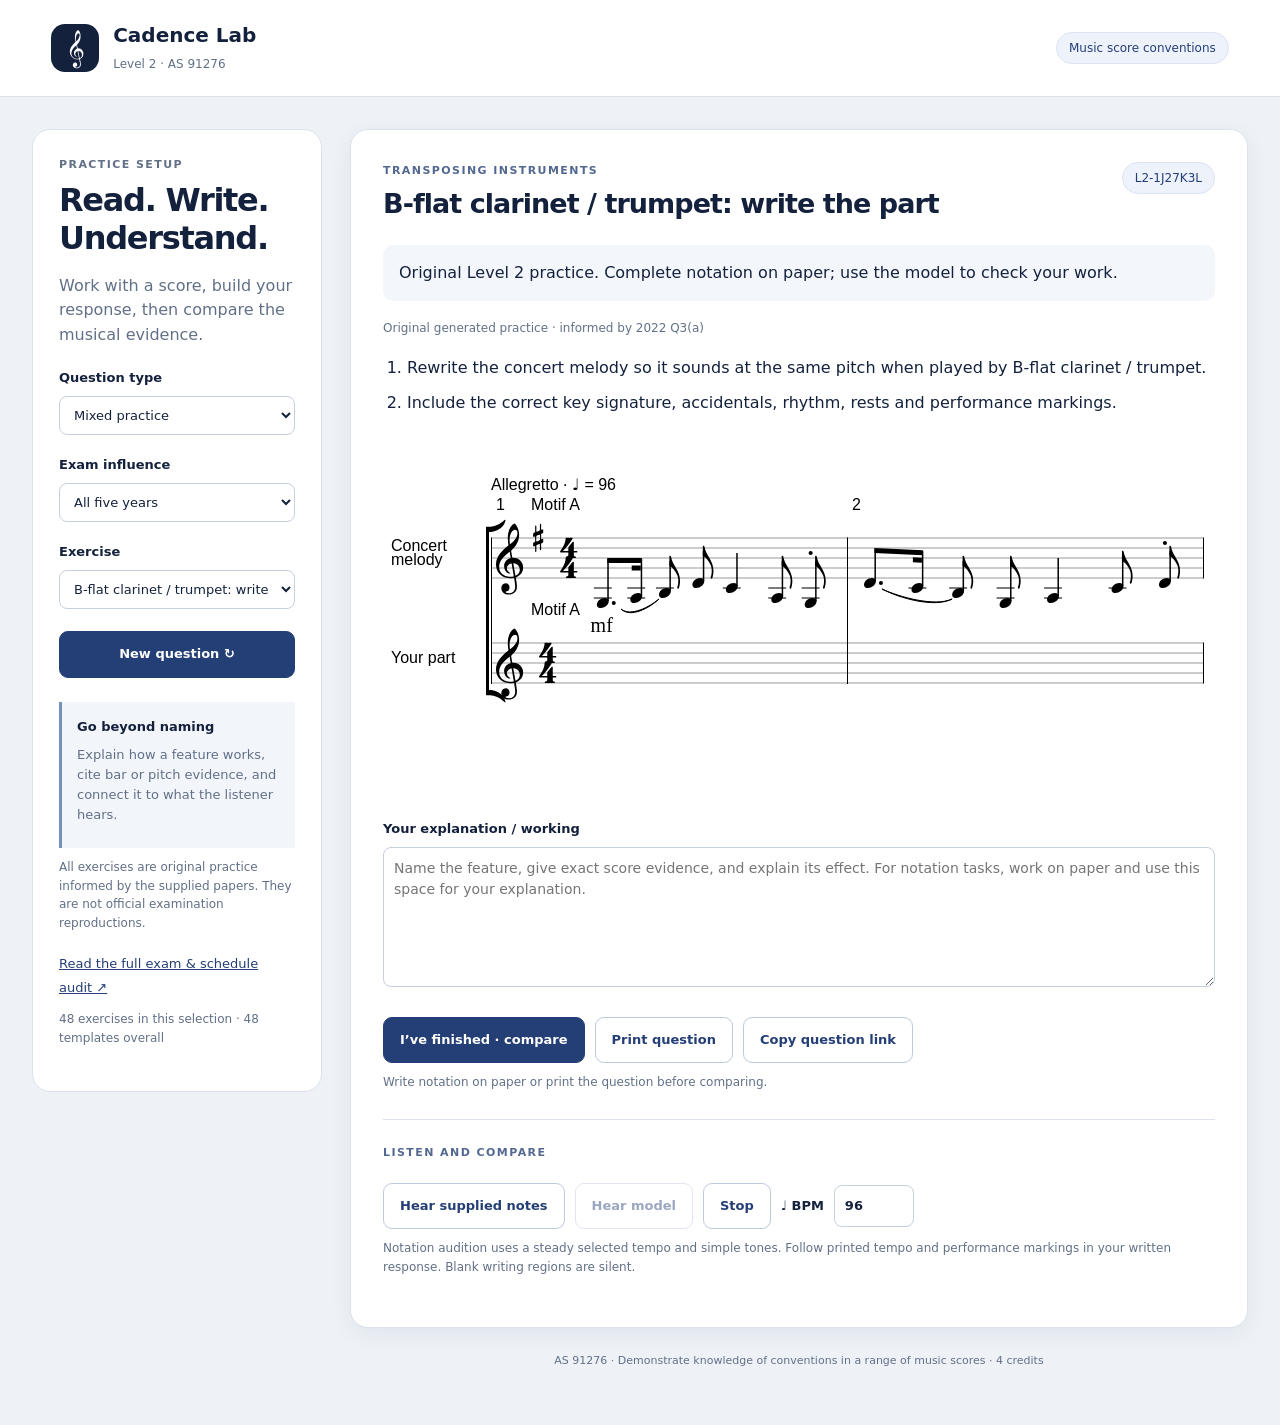
<file: index.html>
<!doctype html>
<html lang="en-NZ"><head><meta charset="utf-8"><meta name="viewport" content="width=device-width,initial-scale=1"><meta name="theme-color" content="#172554"><meta name="description" content="NCEA Level 2 Music AS 91276 score conventions practice informed by the 2021–2025 papers and schedules."><title>Cadence Lab · Level 2</title><link rel="icon" href="favicon.svg"><link rel="stylesheet" href="styles.css?v=20261016-2"></head>
<body>
<header><a class="brand" href="./"><span class="mark" aria-hidden="true">𝄞</span><span><strong>Cadence Lab</strong><small>Level 2 · AS 91276</small></span></a><span class="chip">Music score conventions</span></header>
<main>
 <aside class="controls"><p class="eyebrow">Practice setup</p><h1>Read. Write.<br>Understand.</h1><p>Work with a score, build your response, then compare the musical evidence.</p>
 <label for="family">Question type</label><select id="family"><option value="all">Mixed practice</option></select>
 <label for="year">Exam influence</label><select id="year"><option value="all">All five years</option><option>2021</option><option>2022</option><option>2023</option><option>2024</option><option>2025</option></select>
 <label for="template">Exercise</label><select id="template"></select><button id="new" class="primary">New question <span aria-hidden="true">↻</span></button>
 <div class="note"><strong>Go beyond naming</strong><p>Explain how a feature works, cite bar or pitch evidence, and connect it to what the listener hears.</p></div>
 <p class="fine">All exercises are original practice informed by the supplied papers. They are not official examination reproductions.</p>
 <a class="text-link" href="docs/source-audit-2021-2025.md">Read the full exam & schedule audit ↗</a><p class="fine" id="count"></p>
 </aside>
 <section class="workspace"><article class="paper">
 <div class="heading"><div><p class="eyebrow" id="family-label"></p><h2 id="title">Loading…</h2></div><span class="chip" id="variant"></span></div>
 <p id="context" class="context"></p><p id="provenance" class="fine"></p><ol id="tasks"></ol>
 <div id="score" class="score" aria-label="Question score"></div><div id="writing-score" class="score" aria-label="Writing staves"></div>
 <div id="fields" class="fields"></div><label for="notes" class="response-label">Your explanation / working</label><textarea id="notes" placeholder="Name the feature, give exact score evidence, and explain its effect. For notation tasks, work on paper and use this space for your explanation."></textarea>
 <div class="actions"><button id="reveal" class="primary">I’ve finished · compare</button><button id="print-question">Print question</button><button id="copy-link">Copy question link</button></div>
 <p id="status" role="status" class="fine"></p>
 <section id="model" hidden><p class="eyebrow">Model response</p><h3>Compare the evidence</h3><div id="comparison"></div><div id="model-score" class="score"></div><ul id="answer"></ul>
 <div class="checks"><h3>Check your own work</h3><div id="checks"></div><p class="fine">These describe the progression towards Achievement, Merit and Excellence. They are self-check prompts, not an official NCEA grade or a percentage conversion.</p></div><button id="print-model">Print model</button></section>
 <section class="listen"><p class="eyebrow">Listen and compare</p><div class="actions"><button id="play-question">Hear supplied notes</button><button id="play-model" disabled>Hear model</button><button id="stop">Stop</button><label for="tempo">♩ BPM <input id="tempo" type="number" min="40" max="160" value="96"></label></div><p class="fine">Notation audition uses a steady selected tempo and simple tones. Follow printed tempo and performance markings in your written response. Blank writing regions are silent.</p></section>
 </article><footer>AS 91276 · Demonstrate knowledge of conventions in a range of music scores · 4 credits</footer></section>
</main>
<script src="vendor/vexflow-bravura-4.2.5.js"></script><script src="theory.js"></script><script src="musical-material.js?v=20261016-2"></script><script src="question-bank.js?v=20261016-2"></script><script src="validator.js?v=20261016-2"></script><script src="score-renderer.js?v=20261016-2"></script><script src="playback.js?v=20261016-2"></script><script src="app.js"></script>
</body></html>
</file>
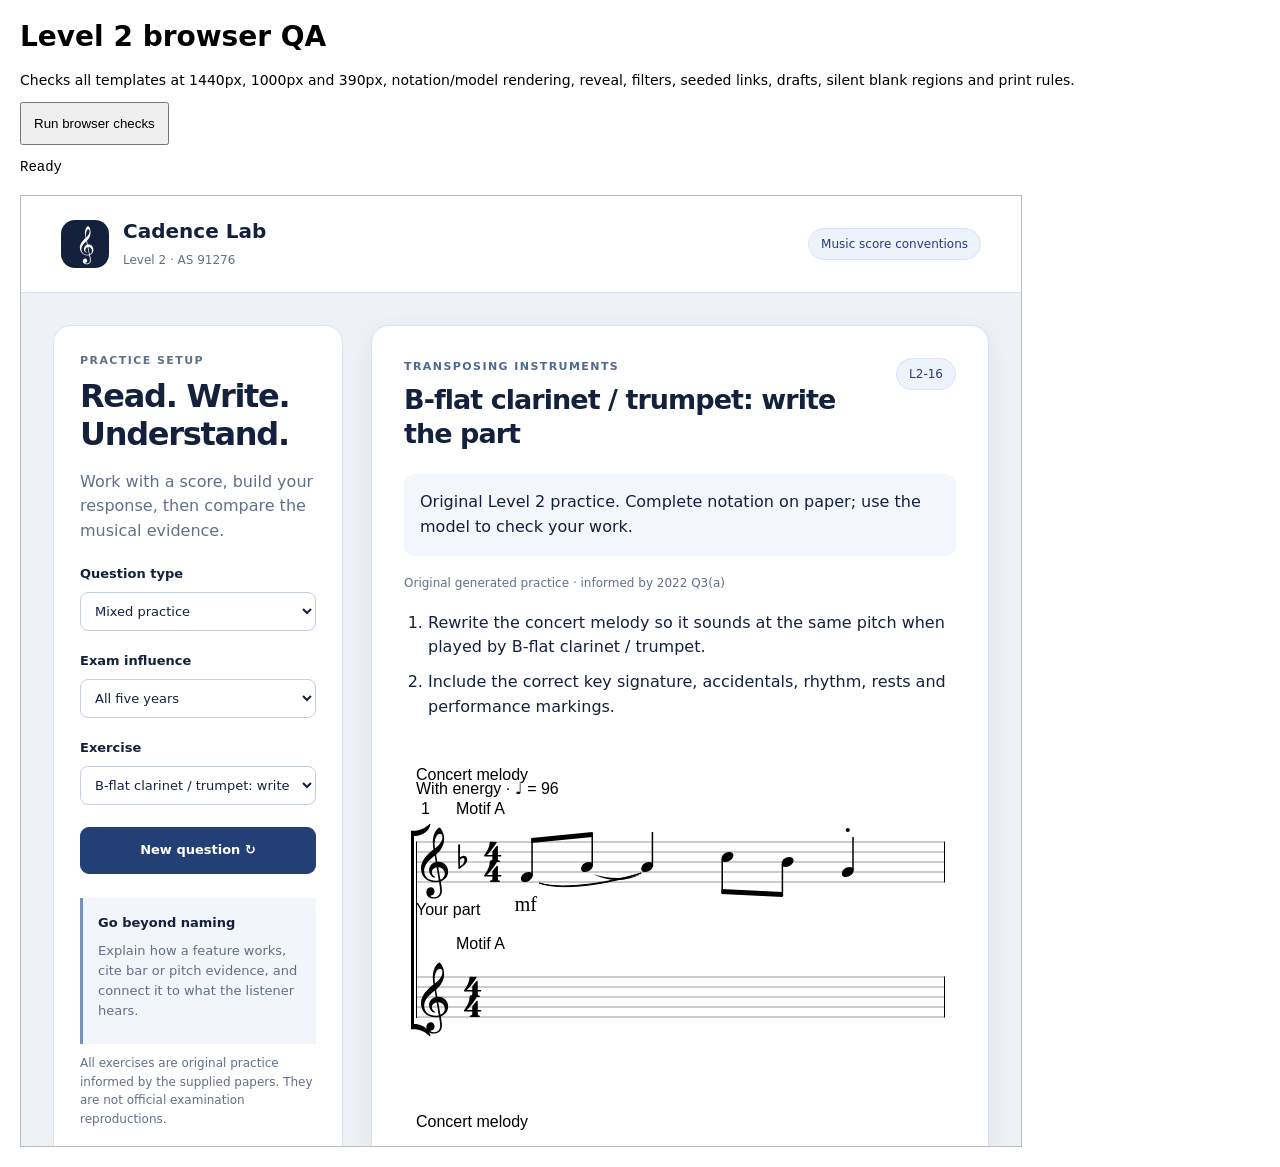
<file: tests/browser.html>
<!doctype html><html lang="en"><meta charset="utf-8"><title>Level 2 browser QA</title><style>body{font:14px system-ui;margin:20px}button{padding:12px}iframe{display:block;border:1px solid #bbb;height:950px;margin-top:20px;max-width:100%}pre{white-space:pre-wrap}</style><h1>Level 2 browser QA</h1><p>Checks all templates at 1440px, 1000px and 390px, notation/model rendering, reveal, filters, seeded links, drafts, silent blank regions and print rules.</p><button id="run">Run browser checks</button><pre id="results">Ready</pre><iframe id="app" title="Practice app under test" src="../index.html?exercise=transpose-bb-written&amp;seed=42" width="1000"></iframe><script>
document.getElementById('run').onclick=async()=>{
 const frame=document.getElementById('app'),out=document.getElementById('results'),errors=[];let checks=0;
 function check(ok,message){checks++;if(!ok)errors.push(message);}
 function tick(){return new Promise(r=>requestAnimationFrame(()=>requestAnimationFrame(r)));}
 out.textContent='Running…';
 try{
  for(const width of [1440,1000,390]){
   frame.style.width=width+'px';await tick();const w=frame.contentWindow,d=w.document;
   for(const t of w.L2Bank.templates){
    try{w.L2App.load(t.id,42);await tick();check(d.querySelector('#score svg')!==null,width+' '+t.id+' missing SVG');check(d.querySelector('#model').hidden,width+' '+t.id+' model visible before reveal');check(d.querySelector('#play-model').disabled,width+' '+t.id+' model audio unlocked');
     const q=w.L2App.question;check(w.L2Validator.validate(q).length===0,t.id+' invalid question');const expected=q.score.staves.reduce((sum,s)=>{let previous=null;return sum+s.bars.flatMap(b=>s.blank||b.blank?[]:b.events).reduce((n,e)=>{const continuation=previous?.tieNext&&JSON.stringify(previous.p)===JSON.stringify(e.p);previous=e;return n+(e.p&&!continuation?e.p.length:0);},0);},0);check(w.L2Playback.timeline(q.score).length===expected,t.id+' audio contains hidden notes');
     w.L2App.reveal();check(!d.querySelector('#model').hidden,t.id+' reveal failed');if(q.model)check(d.querySelector('#model-score svg')!==null,t.id+' model missing SVG');check(d.querySelectorAll('#checks input').length===3,t.id+' missing self-checks');
     const svg=d.querySelector('#score svg');check(svg.getBoundingClientRect().width<=d.querySelector('#score').scrollWidth+1,width+' '+t.id+' uncontrolled SVG overflow');check(d.documentElement.scrollWidth<=frame.clientWidth+1,width+' '+t.id+' page overflow');
    }catch(e){errors.push(width+' '+t.id+': '+e.message);}
   }
  }
  const w=frame.contentWindow,d=w.document;
  // Inspect note state at the moment of drawing, not after beams have been
  // attached: this catches the former flags-plus-beams rendering regression.
  const proto=w.Vex.Flow.StaveNote.prototype,originalDraw=proto.draw;let drawn=[];
  proto.draw=function(){drawn.push({duration:this.getDuration(),beam:Boolean(this.getBeam()),flag:this.shouldDrawFlag(),y:this.getStave().getY()});return originalDraw.apply(this,arguments);};
  try{
   const fixture={staves:[{label:'Beaming fixture',clef:'treble',key:'C',bars:[{meter:'4/4',events:Array.from({length:8},()=>({p:['C4'],d:'8'}))}]}]};
   drawn=[];w.L2Renderer.render(d.querySelector('#model-score'),fixture);const eighths=drawn.filter(n=>n.duration==='8');check(eighths.length===8,'Expected eight fixture quavers');check(eighths.every(n=>n.beam&&!n.flag),'Beamed quaver drawn with a flag or without its beam');
   drawn=[];w.L2Renderer.render(d.querySelector('#model-score'),{staves:[{label:'Single quaver',clef:'treble',key:'C',bars:[{meter:'4/4',events:[{p:['C4'],d:'8'},{p:['D4'],d:'qd'},{p:['E4'],d:'h'}]}]}]});check(drawn.some(n=>n.duration==='8'&&!n.beam&&n.flag),'Standalone quaver must retain its flag');
   drawn=[];w.L2App.load('feature-imitation',42);const ys=[...new Set(drawn.map(n=>n.y))].sort((a,b)=>a-b);check(ys.length===2&&ys[1]-ys[0]===135,'Related parts must use compact 135px staff spacing');check(d.querySelector('#score .vf-staveconnector')!==null,'Related parts missing their connector');
  }finally{proto.draw=originalDraw;}
  for(const width of [1440,390]){
   frame.style.width=width+'px';await tick();
   for(const m of w.L2Material.motifs)for(const device of ['ostinato','sequence','inversion','diminution','augmentation']){
    try{const study=w.L2Material.study({tonic:'C4'},m,device),material={preferredBarsPerSystem:4,staves:[{label:'Motif model',clef:'treble',key:'C',bars:study.bars}]};w.L2Renderer.render(d.querySelector('#model-score'),material);
     check(d.querySelector('#model-score .vf-phrase-slur')!==null,width+' '+m.id+' '+device+' missing phrasing');
     const tied=study.bars.some(b=>b.events.some(e=>e.tieNext));check(!tied||d.querySelector('#model-score .vf-tie')!==null,width+' '+m.id+' '+device+' missing ties');
     const end=study.bars.reduce((sum,b)=>sum+b.events.reduce((s,e)=>s+w.L2Theory.beats(e),0),0),timeline=w.L2Playback.timeline(material);check(Math.max(...timeline.map(e=>e.at+e.duration))<=end,width+' '+m.id+' '+device+' audio exceeds passage');
    }catch(e){errors.push(width+' '+m.id+' '+device+': '+e.message);}
   }
  }
  const audio=w.L2Playback.timeline({staves:[{bars:[{meter:'4/4',events:[{p:['C4'],d:'h',tieNext:true},{p:['C4'],d:'h'}]}]}]});check(audio.length===1&&audio[0].duration===4,'Tied notes must sound as one sustained attack');
  w.L2App.load('harmony-roman',91276);d.querySelector('#answer-0').value='My own response';d.querySelector('#answer-0').dispatchEvent(new Event('input'));w.L2App.load('harmony-roman',91276);check(d.querySelector('#answer-0').value==='My own response','Draft not restored');check(w.location.search.includes('seed=91276'),'Seed URL not retained');
  const rules=[...d.styleSheets].flatMap(s=>[...s.cssRules]).map(r=>r.cssText).join('\n');check(rules.includes('body[data-print="question"] #model'),'Question print does not hide model');check(rules.includes('body[data-print="model"] #score'),'Model print does not hide question score');
  for(const f of ['intervals','transposition','composition']){d.querySelector('#family').value=f;d.querySelector('#family').dispatchEvent(new Event('change'));check(d.querySelector('#template').options.length>0,f+' empty filter');for(const o of d.querySelector('#year').options){if(o.disabled)continue;d.querySelector('#year').value=o.value;d.querySelector('#year').dispatchEvent(new Event('change'));check(d.querySelector('#template').options.length>0,f+' '+o.value+' empty filter');}}
  w.L2App.load('tab-bass-to-tab',42);w.L2App.reveal();
 }catch(e){errors.push('Harness: '+e.message);}
 out.textContent=JSON.stringify({checks,failures:errors.length,errors},null,2);document.getElementById('run').textContent=errors.length?'Checks failed':'All checks passed';
};
</script></html>
</file>
<file: styles.css>
:root{color-scheme:light;--ink:#14213d;--blue:#243e76;--muted:#627087;--line:#dce2eb;--paper:#fff;--wash:#eef2f7}*{box-sizing:border-box}body{margin:0;font:16px/1.55 system-ui,-apple-system,BlinkMacSystemFont,"Segoe UI",sans-serif;color:var(--ink);background:var(--wash)}header{display:flex;align-items:center;justify-content:space-between;padding:20px 4vw;background:white;border-bottom:1px solid var(--line)}.brand{display:flex;gap:14px;align-items:center;text-decoration:none;color:var(--ink)}.brand strong{font-size:20px;display:block}.brand small{color:var(--muted);font-size:12px}.mark{display:grid;place-items:center;background:var(--ink);color:white;width:48px;height:48px;border-radius:14px;font-size:32px}.chip{background:#edf2fb;color:var(--blue);border:1px solid #dbe4f3;border-radius:20px;padding:6px 12px;font-size:12px;white-space:nowrap}main{display:grid;grid-template-columns:290px minmax(0,1fr);gap:28px;max-width:1500px;margin:auto;padding:32px}.controls{align-self:start;padding:26px;background:white;border:1px solid var(--line);border-radius:18px}.eyebrow{font-size:11px;font-weight:750;letter-spacing:.13em;text-transform:uppercase;color:#526890;margin:0 0 8px}h1{font-size:32px;line-height:1.2;letter-spacing:-.04em;margin:0 0 16px}h2{font-size:27px;line-height:1.25;letter-spacing:-.035em;margin:0}h3{font-size:19px;line-height:1.35}p{margin:10px 0 18px}.controls>p{color:var(--muted)}label{display:block;font-size:13px;font-weight:650;margin:20px 0 8px}select,input,textarea,button{font:inherit}select,input,textarea{border:1px solid #c6cfdd;border-radius:8px;background:white;color:var(--ink);padding:10px;width:100%}select{font-size:13px}button{border:1px solid #bdc9dc;border-radius:9px;background:white;color:var(--blue);font-size:13px;font-weight:650;padding:12px 16px;cursor:pointer}button:hover{background:#edf2fa}button:disabled{opacity:.45;cursor:default}.primary{background:var(--blue);color:white;border-color:var(--blue)}.primary:hover{background:#172c58}.controls button{width:100%;margin-top:22px}.note{background:#f2f5fa;border-left:3px solid #7792ba;padding:15px;margin-top:24px;font-size:13px}.note p{margin:8px 0;color:var(--muted)}.fine{font-size:12px;color:var(--muted)}.text-link{color:var(--blue);font-size:13px}.workspace{min-width:0}.paper{border:1px solid var(--line);border-radius:18px;background:white;padding:32px;box-shadow:0 6px 22px #152b4810}.heading{display:flex;gap:20px;align-items:flex-start;justify-content:space-between}.context{background:#f3f6fb;border-radius:10px;padding:16px;margin-top:24px}ol{padding-left:24px}li{margin:10px 0}.score{margin:22px 0;overflow-x:auto;background:#fff}.score-system{margin-bottom:12px}.score-system svg{display:block;max-width:100%;height:auto}textarea{min-height:140px;resize:vertical;font-size:14px}.actions{display:flex;align-items:center;gap:10px;flex-wrap:wrap;margin:22px 0 10px}.fields{display:grid;grid-template-columns:repeat(auto-fit,minmax(145px,1fr));gap:16px}.fields label{margin:6px 0}.fields input{font-size:14px}.checks{background:#f3f6fb;border-radius:12px;padding:20px;margin:24px 0}.checks label{display:flex;gap:12px;margin:12px 0;font-size:14px;font-weight:400;align-items:flex-start}.checks input{width:18px;margin-top:3px}.checks strong{display:block}.listen{border-top:1px solid var(--line);margin-top:28px;padding-top:24px}.listen label{display:flex;gap:10px;align-items:center;margin:0}.listen input{width:80px}#model{border-top:2px solid #ccd9ed;margin-top:30px;padding-top:25px}#comparison{font-size:13px;background:#eff4fc;border-radius:8px;padding:12px}#comparison:empty{display:none}footer{padding:24px;text-align:center;color:var(--muted);font-size:11px}[hidden]{display:none!important}:focus-visible{outline:3px solid #72a0df;outline-offset:3px}@media(max-width:950px){main{grid-template-columns:235px minmax(0,1fr);padding:20px;gap:18px}.controls,.paper{padding:20px}.heading{display:block}.heading .chip{display:inline-block;margin-top:12px}}@media(max-width:700px){header{padding:14px 18px}header>.chip{display:none}main{display:block;padding:14px}.controls{margin-bottom:16px;display:grid;grid-template-columns:1fr 1fr;gap:10px 16px}.controls h1,.controls>.eyebrow,.controls>p,.controls .note,.controls .text-link{grid-column:1/-1}.controls h1{font-size:26px}.controls label{margin:10px 0 0}.controls select{grid-column:2}.controls button{grid-column:1/-1;margin-top:8px}.controls .note{margin-top:8px}.paper{padding:18px}h2{font-size:23px}.fields{grid-template-columns:1fr 1fr}}
@media print{@page{size:A4 portrait;margin:12mm}body{background:white;font-size:11pt}header,.controls,footer,.actions,.listen,#status,#copy-link,#comparison{display:none!important}main{display:block;padding:0;max-width:none}.paper{border:0;box-shadow:none;border-radius:0;padding:0}.heading{display:block}.context{padding:0;background:none}.score{overflow:visible;margin:10px 0}.score-system{break-inside:avoid}.score-system svg{width:100%;height:auto}textarea{border:0;border-bottom:1px solid #ccc;min-height:70px}.fields input{border:0;border-bottom:1px solid #aaa}.score-system{page-break-inside:avoid}body[data-print="question"] #model{display:none!important}body[data-print="model"] #score,body[data-print="model"] #writing-score,body[data-print="model"] #fields,body[data-print="model"] #notes,body[data-print="model"] .response-label{display:none!important}body[data-print="model"] #model{display:block!important}#print-model{display:none!important}.checks input{appearance:none;border:1px solid #666;border-radius:0}.fine{font-size:9pt}}

@media print{.score-system{min-width:0!important}}
</file>
